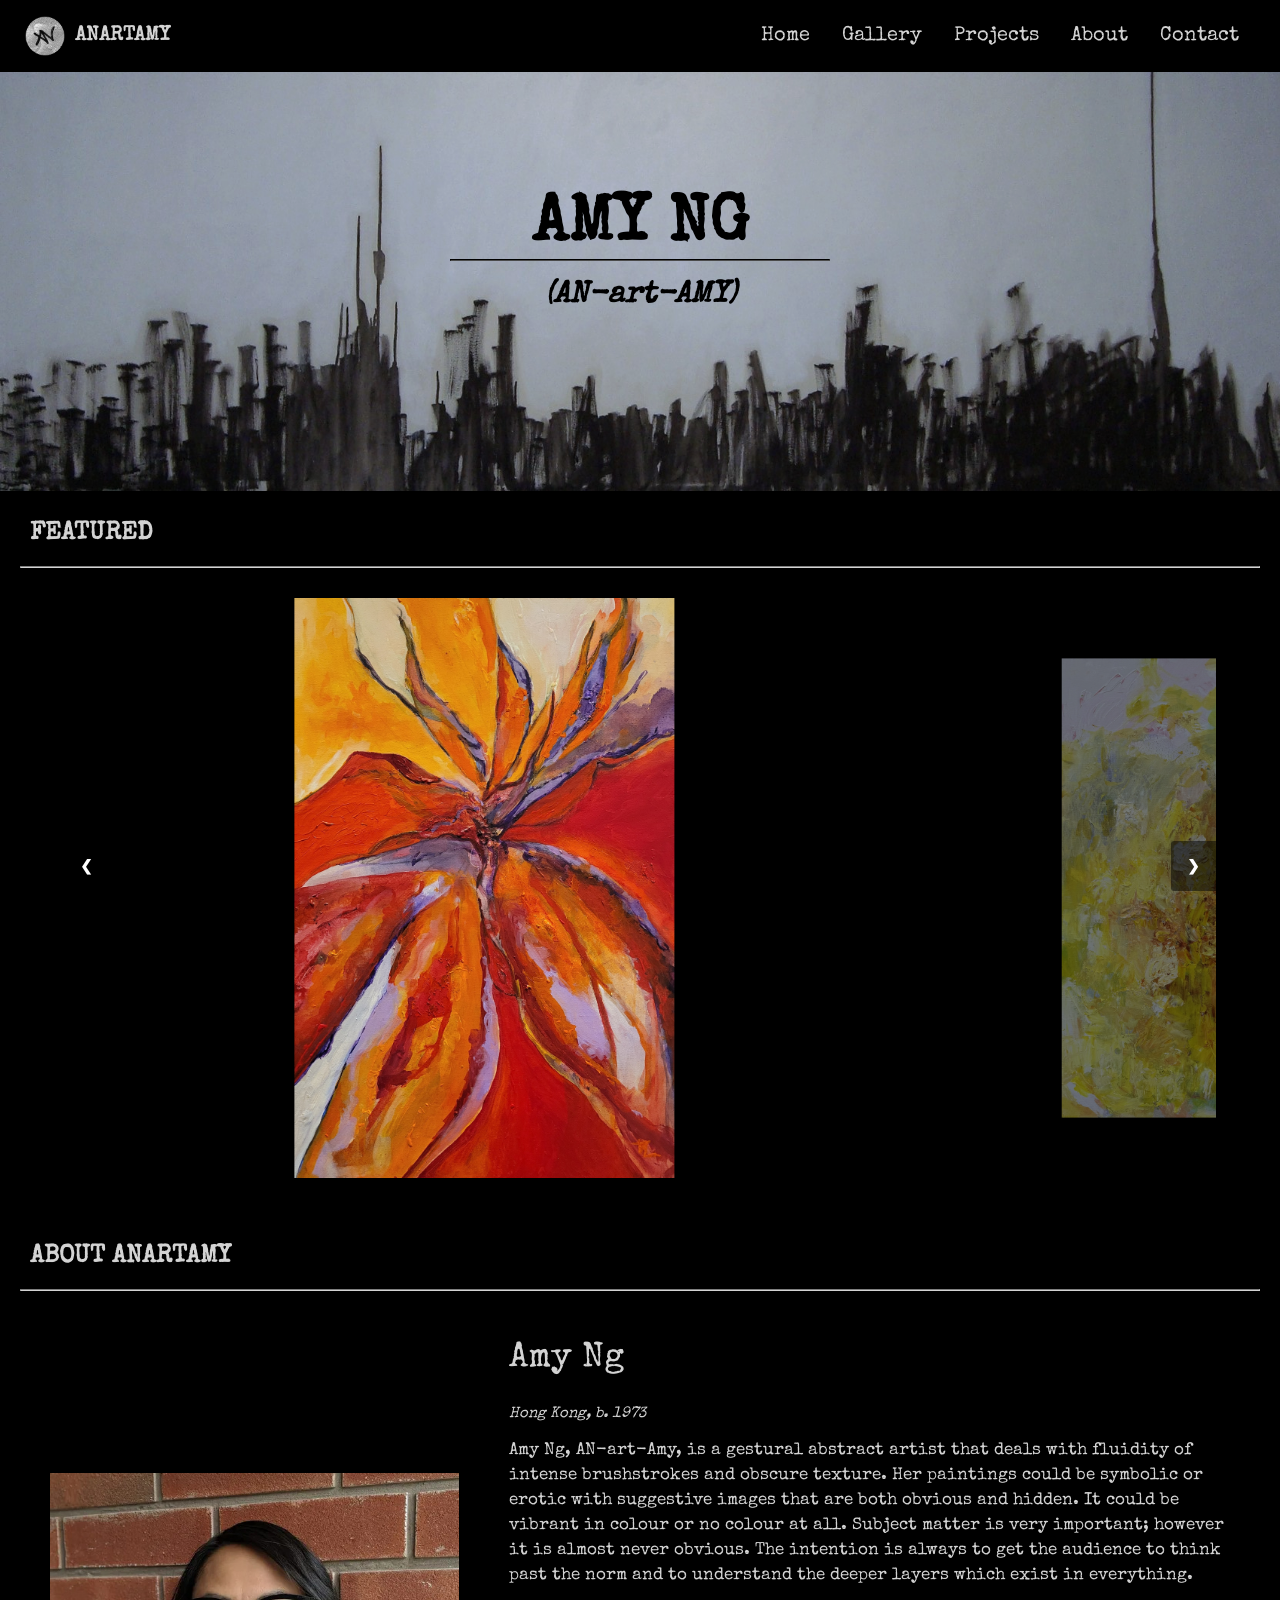
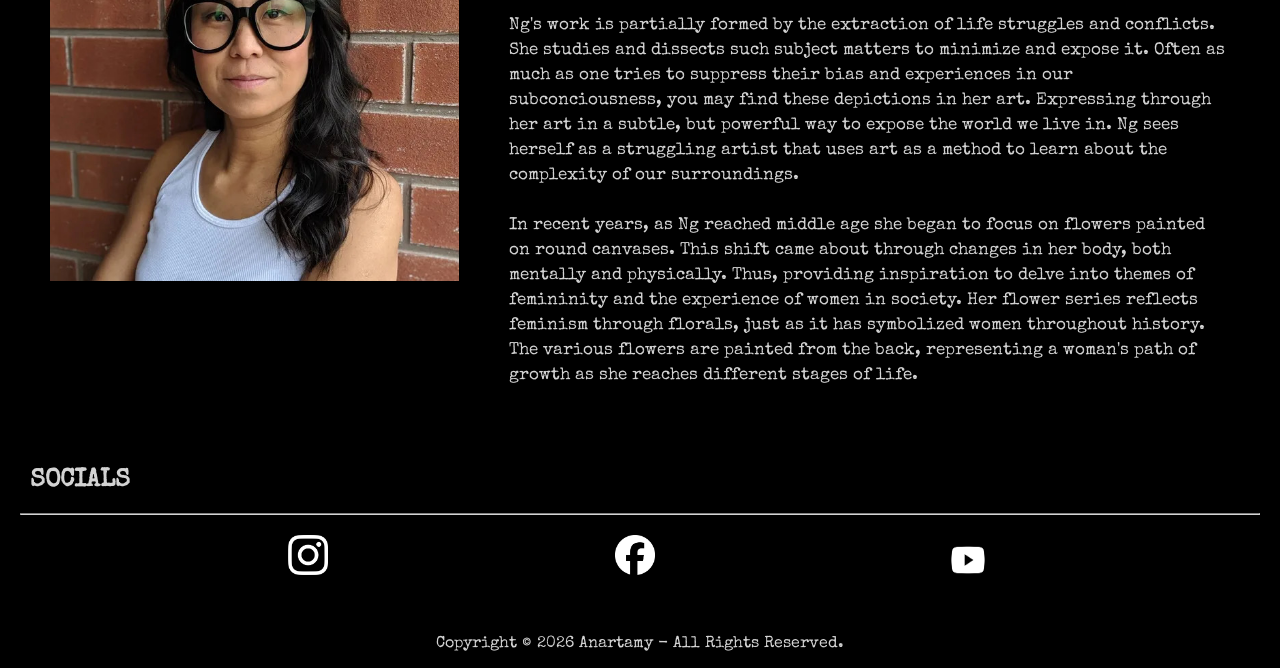
<file: index.html>
<!DOCTYPE html>
<html lang="en">
	<head>
		<meta name="viewport" content="width=device-width, initial-scale=0.6" style="font-size: 30px">
		<link rel="stylesheet" href=" indexstylesheet.css">
		<title> ANARTAMY </title>
	</head>
	<style>
		.container {
			display: flex;
			align-items: center;
			justify-content: center;
		}
		img {
			max-width: 100%;
			max-height: 100%;
		}
		body{
			section2 {background-image: url("images/yyz.jpg");
			background-size: cover;
			background-repeat: no-repeat;
			height: 500px;
			opacity: 0.9;
			background-color: black;}
		}
		.text{
			padding-left: 100px;
		}
	</style>
		<body>
			<section>
				<nav>
					<div class="logo">
						<img src="images/ANlogo.png" alt="logo">
						<h1> ANARTAMY </h1>
					</div>
				<div class="hamburger">
					<div class="bar"></div>
					<div class="bar"></div>
					<div class="bar"></div>
				</div>
				<ul class="nav-links">
					<li><a href="index.html">Home</a></li>
					<li><a href="gallery.html">Gallery</a></li>
					<li><a href="projects.html">Projects</a></li>
					<li><a href="about.html">About</a></li>
					<li><a href="contact.html">Contact</a></li>
				</ul>
				</nav>
				<script>
					const hamburger = document.querySelector('.hamburger');
					const navLinks = document.querySelector('.nav-links');
					let menuOpen = false;

					hamburger.addEventListener('click', () => {
						if (menuOpen == false) {
							navLinks.style.display = "block";
							menuOpen = true;
						}
						else if (menuOpen == true) {
							navLinks.style.display = "none";
							menuOpen = false;
						}
					});
				</script>
			</section>
		<section2>
			<h2> AMY NG </h2>
			<hr>
			<h3> (AN-art-AMY) </h3>
		</section2>
		<h4> FEATURED </h4>
		<hr>
		<section3>
		<div class="carousel-container">
			<div class="carousel">
				<div class="slide">
					<img src="pastwork/Fire Bird.jpg" style="width:55%">
  						<div class="text1">
  							Fire Bird of Paradise
  							<br>
  							<br>
  							<div class="text2">
  							24" x 36"
  							<br> 
  							Acrylic on Canvas </div> </div>
  				</div>
				<div class="slide">
					<img src="images/Yellow Mellow.jpg" style="width:55%">
  						<div class="text1">
  							Yellow Mellow
  							<br>
  							<br>
  						<div class="text2">
  							24" x 36"
  							<br>
  							Acrylic on Canvas </div>
  						</div>
  					</div>
    			<div class="slide">
					<img src="images/figurewind.jpg" style="width:60%">
  						<div class="text1">
  							Figure in the Wind
  							<br>
  							<br>
  							<div class="text2">
  							36" x 48"
  							<br>
  							Acrylic on Canvas </div>
  						</div>
    			</div>
  			  	<div class="slide">
  			  		<img src="images/reachingup.jpg" style="width:60%">
  			  			<div class="text1">
  			  				Reaching Up
  			  				<br>
  			  				<br>
  			  				<div class="text2">
  			  				36" x 48"
  			  				<br>
  			  				Acrylic on Canvas </div>
  			  			</div>
  			  	</div>
  			  	<div class="slide">
					<img src="images/looking up.jpeg" style="width:60%">
  						<div class="text1">
  							This One's for Mom
  							<br>
  							<br>
  							<div class="text2">
  							24" x 30"
  							<br> 
  							Acrylic on Canvas </div> </div>
  				</div>
  				<div class="slide">
					<img src="images/impact life.jpg" style="width:55%">
  						<div class="text1">
  							The Impact of One's Life
  							<br>
  							<br>
  							<div class="text2">
  							24" x 36"
  							<br> 
  							Acrylic on Canvas </div> </div>
  				</div>
  				<div class="slide">
					<img src="images/alsomark.jpg" style="width:60%">
  						<div class="text1">
  							This Shall Also Make a Mark
  							<br>
  							<br>
  							<div class="text2">
  							18" x 24"
  							<br> 
  							Acrylic on Canvas </div> </div>
  				</div>
  				<div class="slide">
					<img src="images/slice.jpg" style="width:55%">
  						<div class="text1">
  							Slice of Life
  							<br>
  							<br>
  							<div class="text2">
  							24" x 36"
  							<br> 
  							Acrylic on Canvas </div> </div>
  				</div>
 			 </div>
 				<button class="prev" onclick="changeSlide(-1)">&#10094;</button>
  				<button class="next" onclick="changeSlide(1)">&#10095;</button>
			</div>
		<br>
		<script>
		let currentSlide = 0;
const slides = document.querySelectorAll('.slide');
const carousel = document.querySelector('.carousel');
function updateCarousel() {
  // Center the active slide
  const offset = -currentSlide * 60 + 20; // 60% width + adjustment
  carousel.style.transform = `translateX(${offset}%)`;  
  slides.forEach((slide, index) => {
    slide.classList.toggle('active', index === currentSlide);
  });
}
function changeSlide(direction) {
  currentSlide += direction;  
  if (currentSlide < 0) {
    currentSlide = slides.length - 1;
  } else if (currentSlide >= slides.length) {
    currentSlide = 0;
  }  
  updateCarousel();
}
// Initialize
updateCarousel();
			</script>
		</section3>
		<h5> ABOUT ANARTAMY </h5>
		<hr>
		<div class="container">
			<div class="image">
				<img src="images/rs=w_600,h_600,cg_true.jpg" width="2500"; style="padding-top: 10px; padding-left: 50px; padding-right: 30px"/>
			</div>
			<div class="text" style="margin-right: 50px; margin-bottom: 50px;">
				<h6> Amy Ng </h6>
				<p1> Hong Kong, b. 1973 </p1>
				<br>
				<br>
				<p2> 
					Amy Ng, AN-art-Amy, is a gestural abstract artist that deals with fluidity of intense brushstrokes and obscure texture. Her paintings could be symbolic or erotic with suggestive images that are both obvious and hidden. It could be vibrant in colour or no colour at all. Subject matter is very important; however it is almost never obvious. The intention is always to get the audience to think past the norm and to understand the deeper layers which exist in everything.
				<br>
				<br>
					Ng's work is partially formed by the extraction of life struggles and conflicts. She studies and dissects such subject matters to minimize and expose it. Often as much as one tries to suppress their bias and experiences in our subconciousness, you may find these depictions in her art. Expressing through her art in a subtle, but powerful way to expose the world we live in. Ng sees herself as a struggling artist that uses art as a method to learn about the complexity of our surroundings. 
				<br>
				<br>
					In recent years, as Ng reached middle age she began to focus on flowers painted on round canvases. This shift came about through changes in her body, both mentally and physically. Thus, providing inspiration to delve into themes of femininity and the experience of women in society.  Her flower series reflects feminism through florals,  just as it has symbolized women throughout history. The various flowers are painted from the back, representing a woman's path of growth as she reaches different stages of life. </p2>
				<br>
			</div>
		</div>
		<h7> SOCIALS </h7>
		<hr>
		<div class="button-container2">
		<a href="https://www.instagram.com/anartamy/" class="button">
			<img src="images/Instagram_Glyph_White.png" style="width: 40px; height: 40px; margin-bottom: 30px1"> </a>
		<a href="https://www.facebook.com/anartamyng#" class="button">
            <img src="images/Facebook_Logo_Secondary.png" style="width: 40px; height: 40px; margin-bottom: 30px"> </a>
		<a href="https://www.youtube.com/@anartamy3950" class="button">
			<img src="images/yt_icon_white_digital.png" style="width: 50px; height: 50px; margin-bottom: 30px;"> </a>
		</div>
		<footer class="footer"> 
			<p> Copyright © 2026 Anartamy - All Rights Reserved. </p> 
		</footer>
	</body>
</html>
</file>
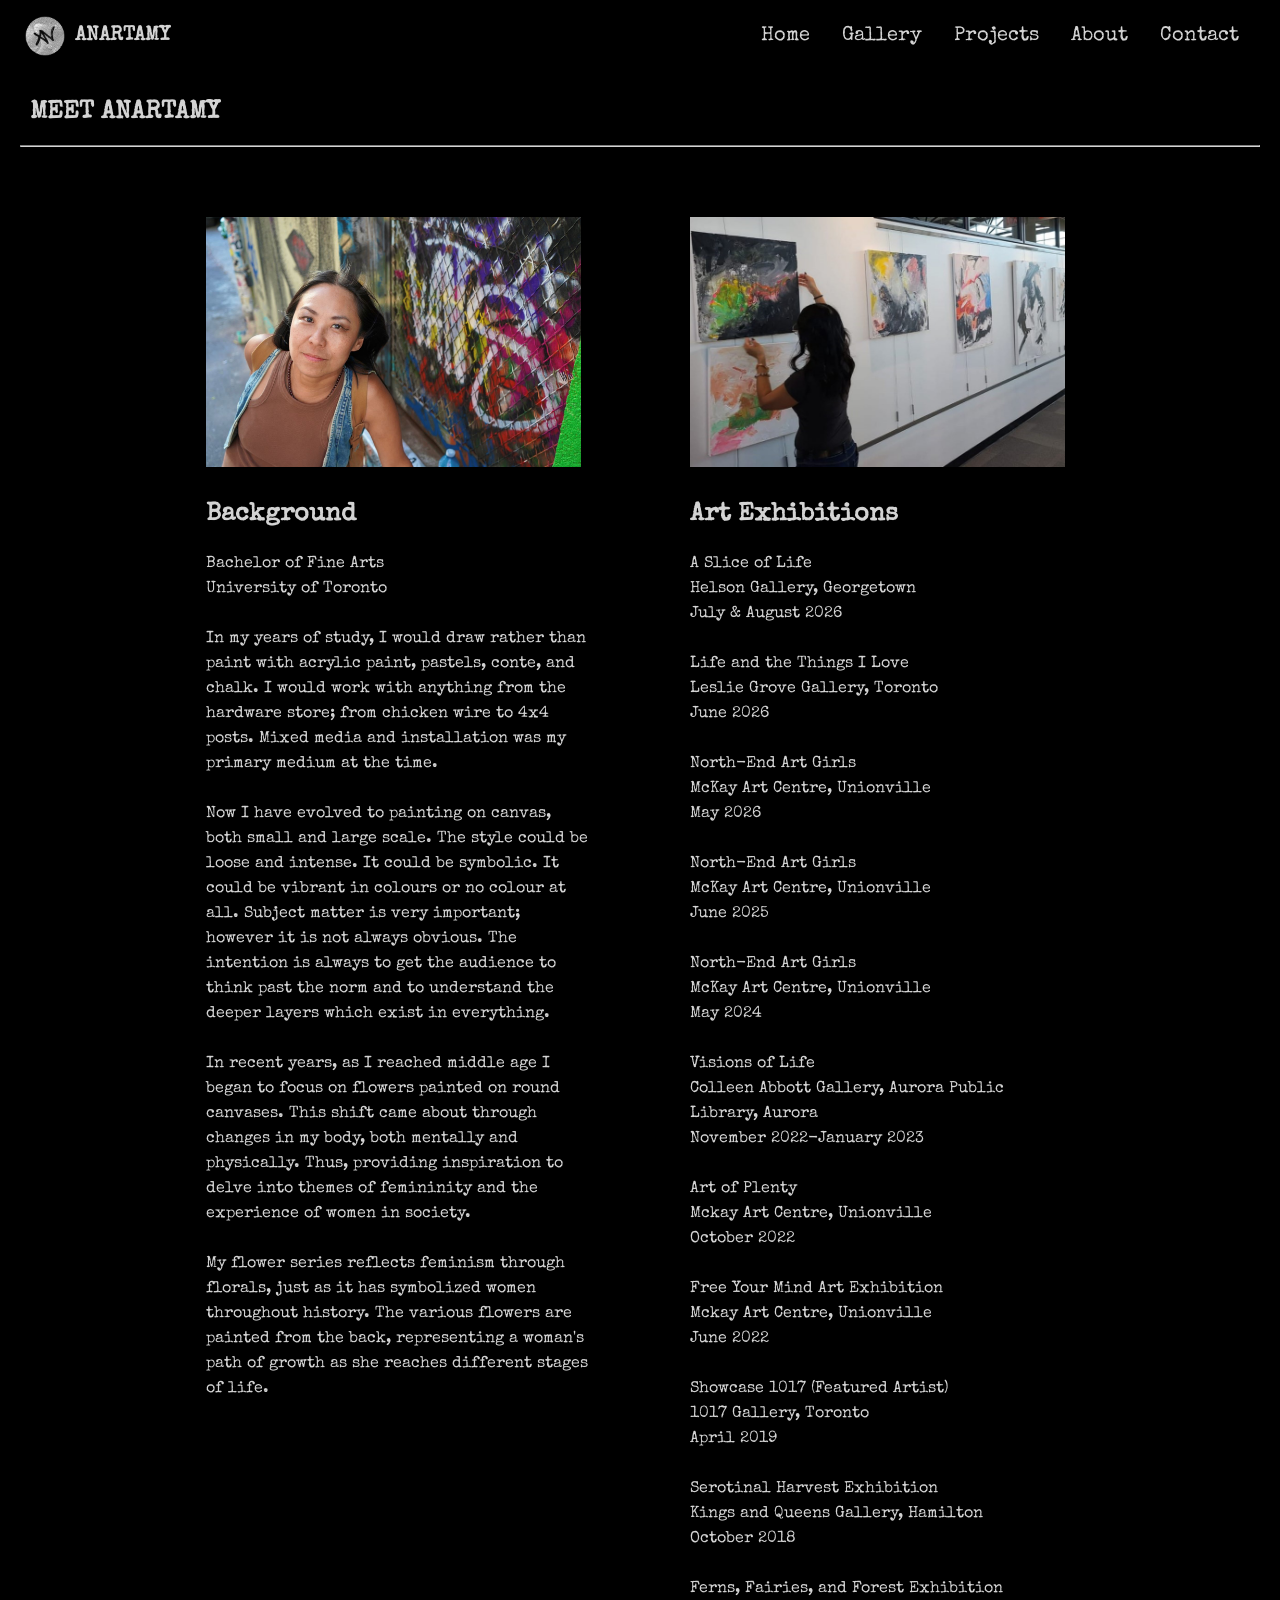
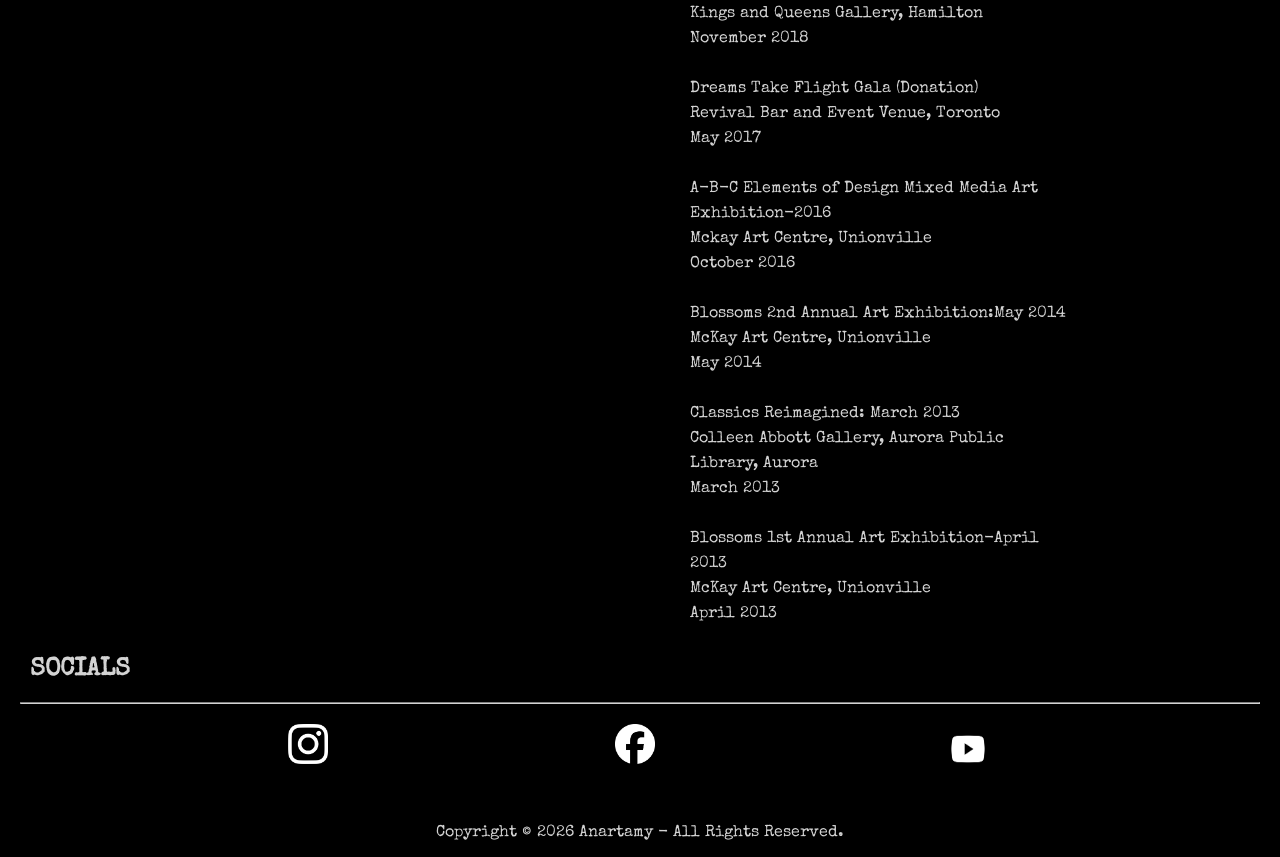
<file: about.html>
<!DOCTYPE html>
<html lang="en">
	<head>
		<meta name="viewport" content="width=device-width, initial-scale=0.6">
		<link rel="stylesheet" href=" aboutstylesheet.css">
		<title> ABOUT </title>
	</head>
	<style>
		.container {
			display: flex;
			align-items: center;
			justify-content: center;
		}
		img {
			max-width: 100%;
			max-height: 100%;
		}
		.text{
			padding-left: 100px;
		}
	</style>
	<body>
		<section>
			<nav>
					<div class="logo">
						<img src="images/ANlogo.png" alt="logo">
						<h1> ANARTAMY </h1>
					</div>
				<div class="hamburger">
					<div class="bar"></div>
					<div class="bar"></div>
					<div class="bar"></div>
				</div>
				<ul class="nav-links">
					<li><a href="index.html">Home</a></li>
					<li><a href="gallery.html">Gallery</a></li>
					<li><a href="projects.html">Projects</a></li>
					<li><a href="about.html">About</a></li>
					<li><a href="contact.html">Contact</a></li>
				</ul>
				</nav>
				<script>
					const hamburger = document.querySelector('.hamburger');
					const navLinks = document.querySelector('.nav-links');
					let menuOpen = false;

					hamburger.addEventListener('click', () => {
						if (menuOpen == false) {
							navLinks.style.display = "block";
							menuOpen = true;
						}
						else if (menuOpen == true) {
							navLinks.style.display = "none";
							menuOpen = false;
						}
					});
				</script>
		</section>
		<h2> MEET ANARTAMY </h2>
		<hr>
		<div class="figure-container">
			<figure>
				<img src="images/biophoto.jpg" loading="lazy">
				<figcaption> 
					<p> Background </p>
				Bachelor of Fine Arts
				<br>
				University of Toronto 
				<br>
				<br>
				In my years of study, I would draw rather than paint with acrylic paint, pastels, conte, and chalk. I would work with anything from the hardware store; from chicken wire to 4x4 posts. Mixed media and installation was my primary medium at the time.  
				<br>
				<br>
				Now I have evolved to painting on canvas, both small and large scale.  The style could be loose and intense. It could be symbolic.  It could be vibrant in colours or no colour at all. Subject matter is very important; however it is not always obvious. The intention is always to get the audience to think past the norm and to understand the deeper layers which exist in everything. 
				<br>
				<br>
				In recent years, as I reached middle age I began to focus on flowers painted on round canvases. This shift came about through changes in my body, both mentally and physically. Thus, providing inspiration to delve into themes of femininity and the experience of women in society.  
				<br>
				<br>
				My flower series reflects feminism through florals, just as it has symbolized women throughout history. The various flowers are painted from the back, representing a woman's path of growth as she reaches different stages of life. 
				</figcaption>
			</figure>
			<figure>
				<img src="images/visionsoflife2.jpg" loading="lazy">
				<figcaption>
					<p> Art Exhibitions </p>
				A Slice of Life
				<br>
				Helson Gallery, Georgetown
				<br>
				July & August 2026
				<br>
				<br>
				Life and the Things I Love
				<br>
				Leslie Grove Gallery, Toronto
				<br>
				June 2026
				<br>
				<br>
				North-End Art Girls
				<br>
				McKay Art Centre, Unionville
				<br>
				May 2026
				<br>
				<br>
				North-End Art Girls
				<br>
				McKay Art Centre, Unionville
				<br>
				June 2025
				<br>
				<br>
				North-End Art Girls
				<br>
				McKay Art Centre, Unionville
				<br>
				May 2024
				<br>
				<br>
				Visions of Life 
				<br>
				Colleen Abbott Gallery, Aurora Public Library, Aurora
				<br>
				November 2022-January 2023
				<br>
				<br>
				Art of Plenty 
				<br>
				Mckay Art Centre, Unionville
				<br>
				October 2022
				<br>
				<br>
				Free Your Mind Art Exhibition
				<br>
				Mckay Art Centre, Unionville
				<br>
				June 2022
				<br>
				<br>
				Showcase 1017 (Featured Artist)
				<br>
				1017 Gallery, Toronto
				<br>
				April 2019
				<br>
				<br>
				Serotinal Harvest Exhibition
				<br>
				Kings and Queens Gallery, Hamilton
				<br>
				October 2018
				<br>
				<br>
				Ferns, Fairies, and Forest Exhibition
				<br>
				Kings and Queens Gallery, Hamilton
				<br>
				November 2018
				<br>
				<br>
				Dreams Take Flight Gala (Donation)
				<br>
				Revival Bar and Event Venue, Toronto
				<br>
				May 2017
				<br>
				<br>
				A-B-C Elements of Design Mixed Media Art Exhibition-2016
				<br>
				Mckay Art Centre, Unionville
				<br>
				October 2016
				<br>
				<br>
				Blossoms 2nd Annual Art Exhibition:May 2014
				<br>
				McKay Art Centre, Unionville
				<br>
				May 2014
				<br>
				<br>
				Classics Reimagined: March 2013
				<br>
				Colleen Abbott Gallery, Aurora Public Library, Aurora
				<br>
				March 2013
				<br>
				<br>
				Blossoms 1st Annual Art Exhibition-April 2013
				<br>
				McKay Art Centre, Unionville
				<br>
				April 2013 
			</figcaption>
		</figure>
		</div>
		<h4> SOCIALS </h4>
		<hr>
		<div class="button-container2">
		<a href="https://www.instagram.com/anartamy/" class="button">
			<img src="images/Instagram_Glyph_White.png" style="width: 40px; height: 40px; margin-bottom: 30px1"> </a>
		<a href="https://www.facebook.com/anartamyng#" class="button">
            <img src="images/Facebook_Logo_Secondary.png" style="width: 40px; height: 40px; margin-bottom: 30px"> </a>
		<a href="https://www.youtube.com/@anartamy3950" class="button">
			<img src="images/yt_icon_white_digital.png" style="width: 50px; height: 50px; margin-bottom: 30px;"> </a>
		</div>
		<footer class="footer"> 
			<p> Copyright © 2026 Anartamy - All Rights Reserved. </p> 
		</footer>
	</body>
</html>
</file>
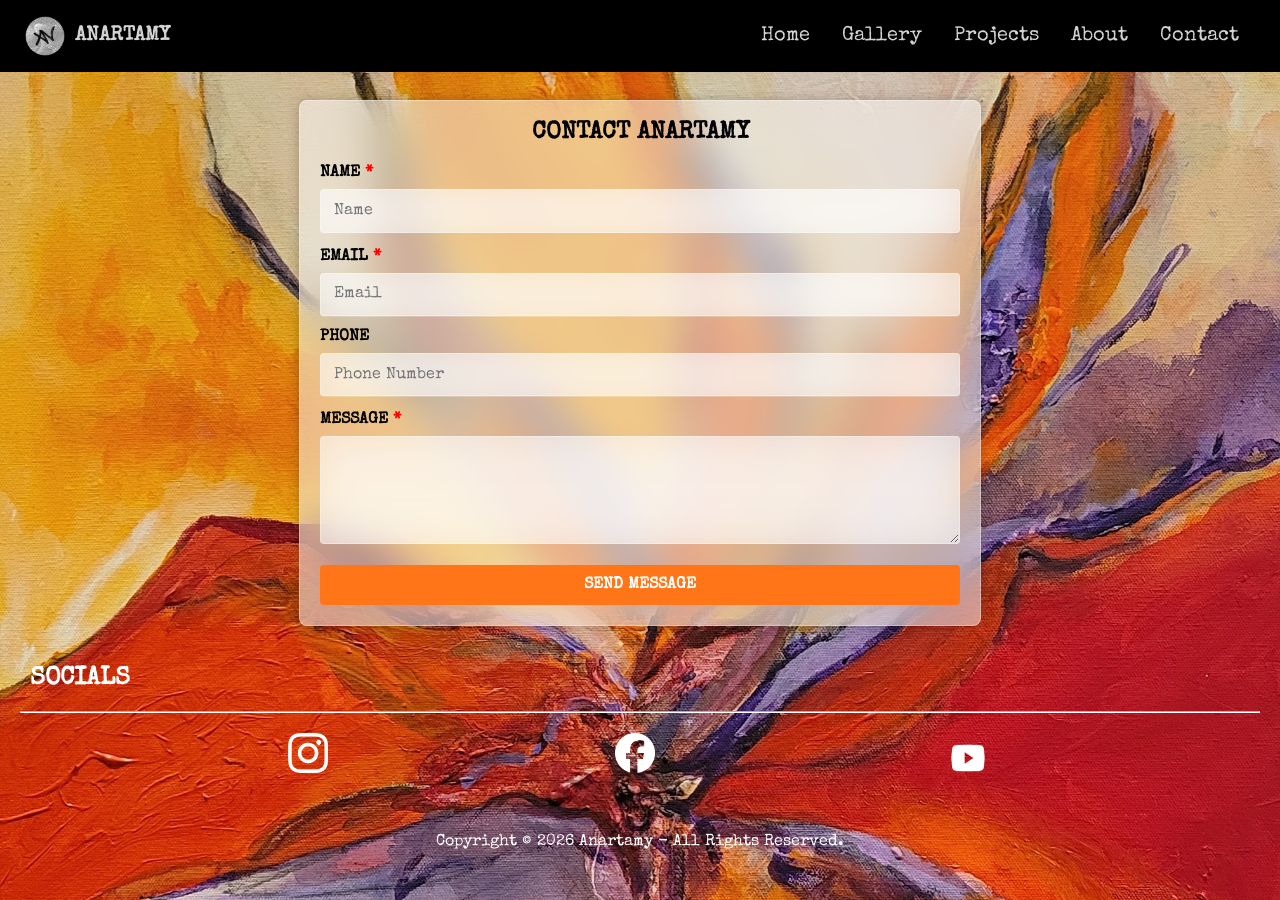
<file: contact.html>
<!DOCTYPE html>
<html lang="en">
	<head>
		<meta name="viewport" content="width=device-width, initial-scale=0.6">
		<link rel="stylesheet" href="contactstylesheet.css">
		<title> CONTACT </title>
	</head>
	<style>
		.container {
			display: flex;
			align-items: center;
			justify-content: center;
		}
		img {
			max-width: 100%;
			max-height: 100%;
		}
		.text{
			padding-left: 100px;
		}
	</style>
	<body>
		<section>
			<nav>
					<div class="logo">
						<img src="images/ANlogo.png" alt="logo">
						<h1> ANARTAMY </h1>
					</div>
				<div class="hamburger">
					<div class="bar"></div>
					<div class="bar"></div>
					<div class="bar"></div>
				</div>
				<ul class="nav-links">
					<li><a href="index.html">Home</a></li>
					<li><a href="gallery.html">Gallery</a></li>
					<li><a href="projects.html">Projects</a></li>
					<li><a href="about.html">About</a></li>
					<li><a href="contact.html">Contact</a></li>
				</ul>
				</nav>
				<script>
					const hamburger = document.querySelector('.hamburger');
					const navLinks = document.querySelector('.nav-links');
					let menuOpen = false;

					hamburger.addEventListener('click', () => {
						if (menuOpen == false) {
							navLinks.style.display = "block";
							menuOpen = true;
						}
						else if (menuOpen == true) {
							navLinks.style.display = "none";
							menuOpen = false;
						}
					});
				</script>
		</section>
		<section2>
			<div class="contact-form-container">
				<h2> CONTACT ANARTAMY </h2>
				<form id="contactForm">
					<div class="form-group">
						<label for="name"> NAME <span style="color: red;">*</span></label>
						<input type="text" id="name" name="name" placeholder="Name" required>
						<span class="error-message" id="nameError"> </span>
					</div>
					<div id="form-group">
						<label for="email"> EMAIL <span style="color: red;">*</span></label>
						<input type="email" id="email" name="email" placeholder="Email" required>
						<span class="error-message" id="nameError"> </span>
					</div>
					<div class="form-group">
						<label for="phone"> PHONE </label>
						<input type="tel" id="phone" name="phone" placeholder="Phone Number" optional>
						<span class="error-message" id="nameError"> </span>
					</div>
					<div class="form-group">
						<label for="message"> MESSAGE <span style="color: red;">*</span></label>
						<textarea id="message" name="message" placeholder="Message" rows="5" required> </textarea>
						<span class="error-message" id="nameError"> </span>
					</div>
					<button type="submit" class="submit-button"> SEND MESSAGE </button>
				</form>
			</div>
			<script>
				document.getElementById('contactForm').addEventListener('submit', function (event) {
    event.preventDefault();
    // Clear previous errors
    const errorElements = document.querySelectorAll('.error-message');
    errorElements.forEach(el => el.style.display = 'none');
    // Get form values
    const name = document.getElementById('name').value.trim();
    const email = document.getElementById('email').value.trim();
    const phone = document.getElementById('phone').value.trim();
    const message = document.getElementById('message').value.trim();
    // Validation flags
    let isValid = true;
    // Name validation
    if (name === '') {
        document.getElementById('nameError').textContent = 'Name is required';
        document.getElementById('nameError').style.display = 'block';
        isValid = false;
    }
    // Email validation
    const emailPattern = /^[^\s@]+@[^\s@]+\.[^\s@]+$/;
    if (email === '' || !emailPattern.test(email)) {
        document.getElementById('emailError').textContent = 'Valid email is required';
        document.getElementById('emailError').style.display = 'block';
        isValid = false;
    }
    // Phone validation
    const phonePattern = /^[0-9]{10}$/;
    if (phone === '' || !phonePattern.test(phone)) {
        document.getElementById('phoneError').textContent = 'Valid phone number is required';
        document.getElementById('phoneError').style.display = 'block';
        isValid = false;
    }
    // Message validation
    if (message === '') {
        document.getElementById('messageError').textContent = 'Message is required';
        document.getElementById('messageError').style.display = 'block';
        isValid = false;
    }
    if (isValid) {
        alert('Form submitted successfully!');
    }
});
	</script>
	</section2>
	<h4> SOCIALS </h4>
		<hr>
		<div class="button-container2">
		<a href="https://www.instagram.com/anartamy/" class="button">
			<img src="images/Instagram_Glyph_White.png" style="width: 40px; height: 40px; margin-bottom: 30px"> </a>
		<a href="https://www.facebook.com/anartamyng#" class="button">
            <img src="images/Facebook_Logo_Secondary.png" style="width: 40px; height: 40px; margin-bottom: 30px"> </a>
		<a href="https://www.youtube.com/@anartamy3950" class="button">
			<img src="images/yt_icon_white_digital.png" style="width: 50px; height: 50px; margin-bottom: 30px;"> </a>
		</div>
		<footer class="footer"> 
			<p> Copyright © 2026 Anartamy - All Rights Reserved. </p> 
		</footer>
	</body>
</html>
</file>
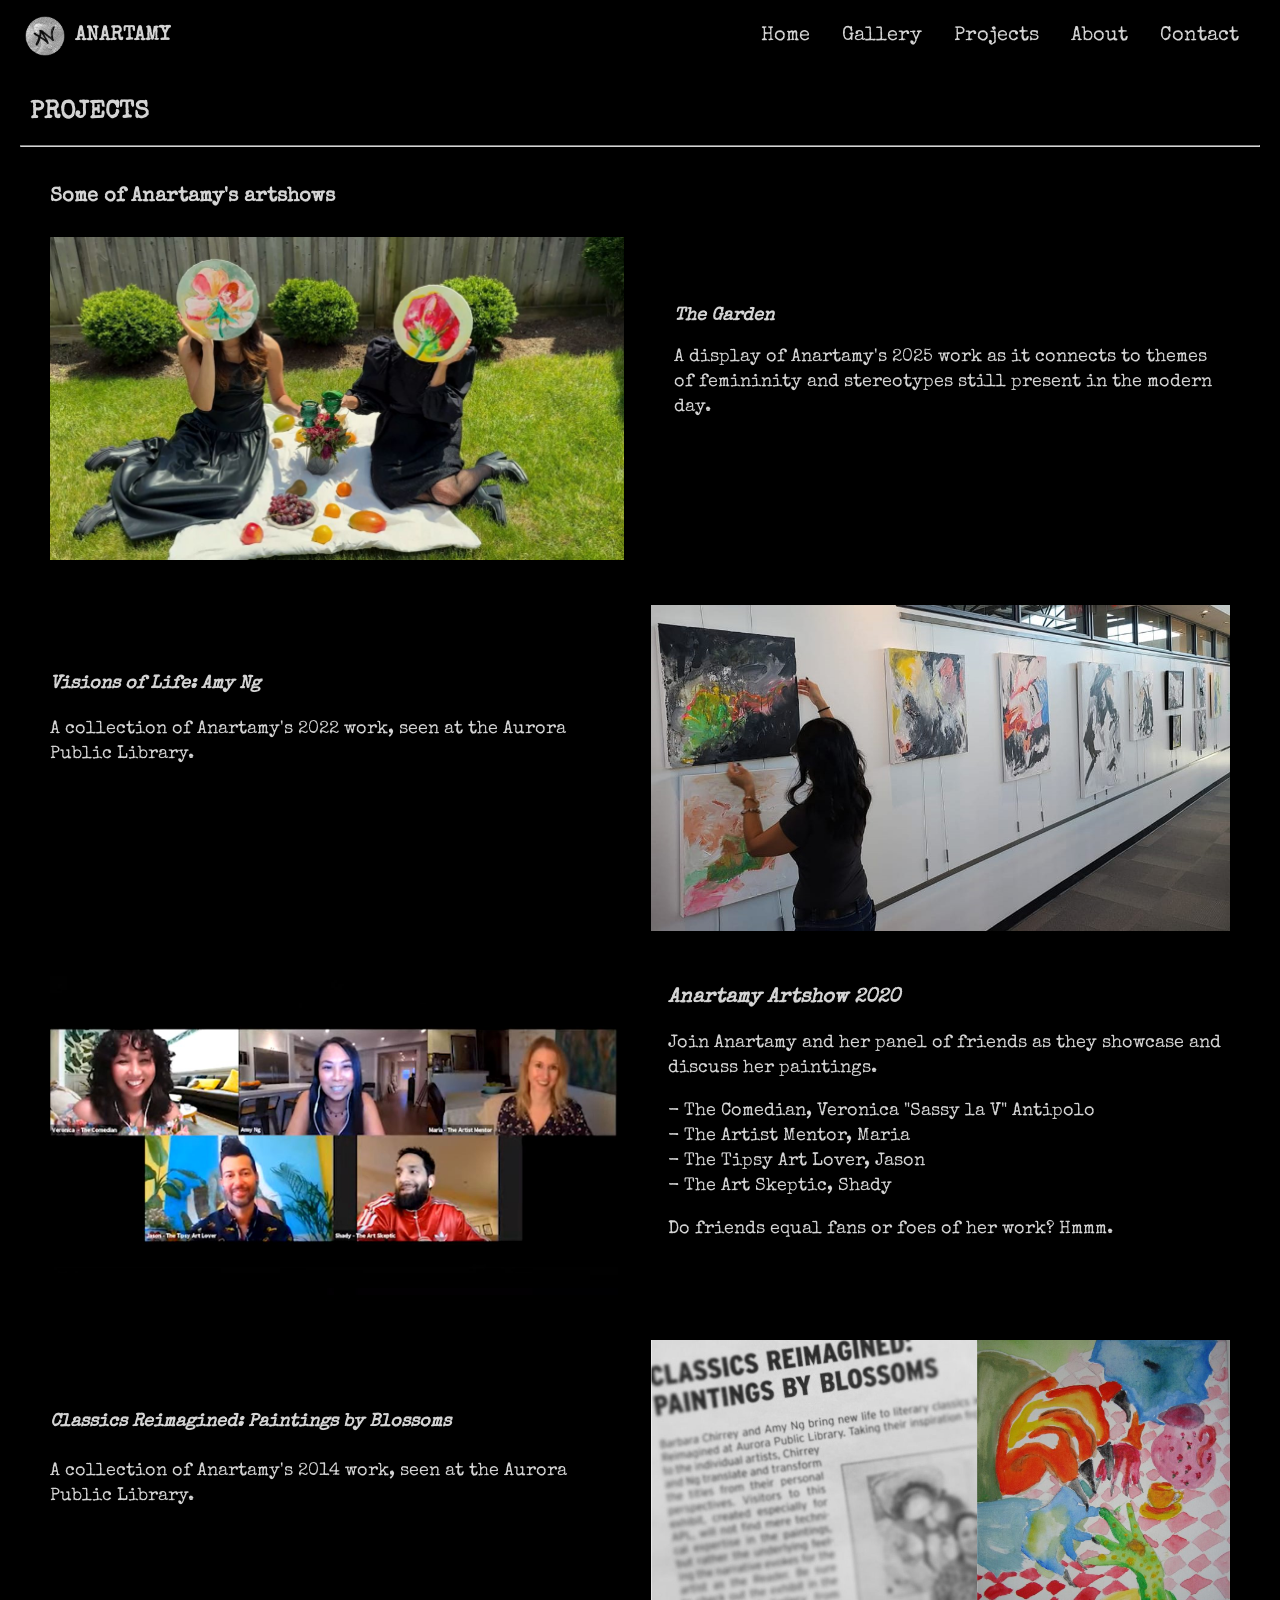
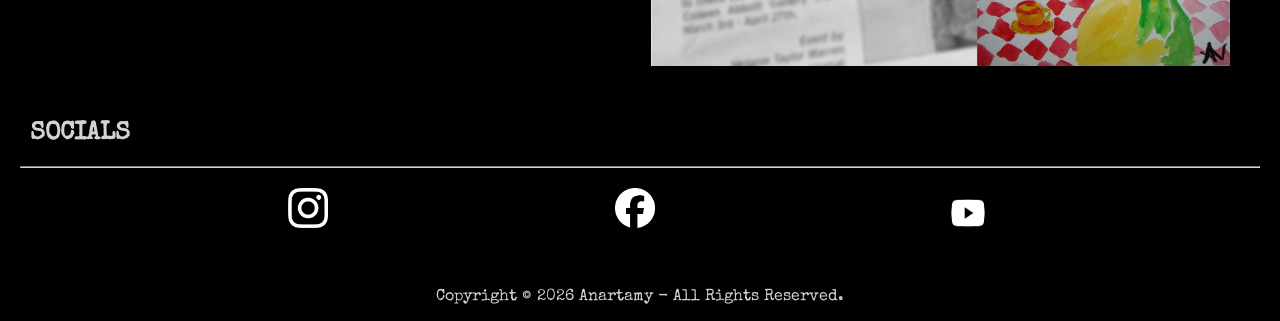
<file: projects.html>
<!DOCTYPE html>
<html lang="en">
	<head>
		<meta name="viewport" content="width=device-width, initial-scale=0.6">
		<link rel="stylesheet" href="projectstylesheet.css">
		<title> PROJECTS </title>
	</head>
	<style>
		.container {
			display: flex;
			align-items: center;
			justify-content: center;
		}
		img {
			max-width: 100%;
			max-height: 100%;
		}
		.text{
			padding-left: 100px;
		}
	</style>
	<body>
		<section>
			<nav>
					<div class="logo">
						<img src="images/ANlogo.png" alt="logo">
						<h1> ANARTAMY </h1>
					</div>
				<div class="hamburger">
					<div class="bar"></div>
					<div class="bar"></div>
					<div class="bar"></div>
				</div>
				<ul class="nav-links">
					<li><a href="index.html">Home</a></li>
					<li><a href="gallery.html">Gallery</a></li>
					<li><a href="projects.html">Projects</a></li>
					<li><a href="about.html">About</a></li>
					<li><a href="contact.html">Contact</a></li>
				</ul>
				</nav>
				<script>
					const hamburger = document.querySelector('.hamburger');
					const navLinks = document.querySelector('.nav-links');
					let menuOpen = false;

					hamburger.addEventListener('click', () => {
						if (menuOpen == false) {
							navLinks.style.display = "block";
							menuOpen = true;
						}
						else if (menuOpen == true) {
							navLinks.style.display = "none";
							menuOpen = false;
						}
					});
				</script>
		</section>
		<section2>
		<h2> PROJECTS </h2>
		<hr>
		</section2>
		<section3>
		<h3> Some of Anartamy's artshows </h3>	
		</section3>
		<section4>
			<div class="button-container">
			<a href="https://youtu.be/AV5NgAZ5nYc?si=QkWnhZA2rv8HfHld" class="button">
				<img width="100%" height="auto" src="images/gardencover.jpg"/> </a>
			</div>
			<div class="text-block">
				<h4>The Garden</h4>
				<p>A display of Anartamy's 2025 work as it connects to themes of femininity and stereotypes still present in the modern day.</p>
			</div>
		</section4>
		<section5>
			<div class="button-container">
			<a href="https://youtu.be/ZDuRnFBxPlg?si=_mTb4HTJVOX6naqf" class="button">
				<img width="700px" height="auto" src="images/visionsoflife.jpg"/> </a>
			</div>
			<div class="text-block">
				<h4>Visions of Life: Amy Ng</h4>
				<p>A collection of Anartamy's 2022 work, seen at the Aurora Public Library.</p>
		</div>
		</section5>
		<section6>
			<div class="button-container">
			<a href="https://youtu.be/aS47cz_xre0?si=IOQbq-gek7Kvjqes" class="button">
				<img width="775px" height="auto" src="images/artshow 2020 clip.jpg"/> </a>
			</div>
			<div class="text-block">
				<h4>Anartamy Artshow 2020</h4>
				<p2>Join Anartamy and her panel of friends as they showcase and discuss her paintings.</p2>
				<p>- The Comedian, Veronica "Sassy la V" Antipolo
					<br>
				- The Artist Mentor, Maria
					<br>
				- The Tipsy Art Lover, Jason
					<br>
				- The Art Skeptic, Shady </p>
				<p2> Do friends equal fans or foes of her work? Hmmm.</p2>
			</div>
		</section6>
		<section7>
			<div class="button-container">
			<a href="https://youtu.be/pwj22yYl2d0?si=tvNUX0iPxpESOnBg" class="button">
			<img width="700px" height="auto" loading="lazy" src="images/classics reimagined.png"/> </a>
		</div>
			<div class="text-block">
				<h4>Classics Reimagined: Paintings by Blossoms</h4>
				<p>A collection of Anartamy's 2014 work, seen at the Aurora Public Library.</p>
			</div>
		</section7>
		<h7> SOCIALS </h7>
		<hr>
		<div class="button-container2">
		<a href="https://www.instagram.com/anartamy/" class="button">
			<img src="images/Instagram_Glyph_White.png" style="width: 40px; height: 40px; margin-bottom: 30px1"> </a>
		<a href="https://www.facebook.com/anartamyng#" class="button">
            <img src="images/Facebook_Logo_Secondary.png" style="width: 40px; height: 40px; margin-bottom: 30px"> </a>
		<a href="https://www.youtube.com/@anartamy3950" class="button">
			<img src="images/yt_icon_white_digital.png" style="width: 50px; height: 50px; margin-bottom: 30px;"> </a>
		</div>
		<footer class="footer"> 
			<p> Copyright © 2026 Anartamy - All Rights Reserved. </p> 
		</footer>
	</body>
</html>
</file>
<file: indexstylesheet.css>
@import url('https://fonts.googleapis.com/css?family=Special Elite');
body{
	background-color: black;
	color: lightgray;
	margin: 0;
	max-width: 100vw;
	max-height: 100vh;
	display: flex;
	flex-direction: column;
	font-family: 'special elite', serif;
		@media (max-width: 768px) {
				font-size: 18px;
    }
}
section{
	z-index: 1000;
	nav{
		width: 100%;
		position: fixed;
		display: flex;
		justify-content: space-between;
		align-items: center;
		background-color: black
	}
	.logo {
		margin-left: 25px;
		display: flex;
		align-items: center;
	}
	.logo img{
		width: 40px;
	}
	.logo h1{
		margin-left: 10px;
		color: lightgray;
		text-decoration: none;
		font-weight: bold;
		font-size: 20px;
	}
	.nav-links{
		margin-right: 25px;
		display: flex;
		align-items: center;
		list-style: none;
	}
	.nav-links a {
		display: block;
		text-decoration: none;
		font-size: 20px;
		color: lightgray;
		padding: 10px 16px;
		transition: all ease-in-out 100ms;
	}
	.nav-links a:hover {
		text-decoration: underline;
		colour: lightgray;
	}
	.hamburger{
		display: none;
		cursor: pointer;
		margin-right: 25px;
		width: 34px;
	}
	.hamburger .bar {
		flex-basis: 100%;
		height: 4px;
		background-color: lightgray;
		margin: 3px;
	}
	/* responsive design */
	@media (max-width: 768px) {
	nav{
		flex-wrap: wrap;
	}
	.hamburger{
		display: flex;
		flex-wrap: wrap;
		margin-right: 25px;
	}
	.logo{
		height: 80px;
	}
	.nav-links{
		display: none;
		flex-basis: 100%;
		flex-wrap: wrap;
	}
	.nav-links li {
		flex-basis: 100%;
	}
	.nav-links a {
		text-align: center;
		font-size: 28px;
	}
	.nav-links a:hover{
		background-color: #FF7518;
	}		
}
}
h4{
	font-size: 25px;
	margin-left: 30px;
	margin-bottom: 20px;
	margin-top: 30px;
}
hr{
	margin-bottom: 20px;
}
section2{
	h2{
	font-size: 65px;
	font-weight: bold;
	color: black;
	text-align: center;
	padding-top: 140px;
	margin-bottom: 0px;
}
	hr{ margin-left: 450px;
		margin-right: 450px;
		border-color: black;
	}
	h3{
	font-size: 30px;
	font-weight: bold;
	color: black;
	text-align: center;
	font-style: italic;
	padding-bottom: 150px;
	margin-top: 15px;
}
}
section3 {
	body {margin:0}
.carousel {display: none}
img {vertical-align: middle}
.carousel-container {
  position: relative;
  width: 90%;
  margin: auto;
  overflow: hidden; /* Hides slides outside the container */
}
.carousel {
  display: flex;
  transition: transform 0.5s ease-in-out;
}
.slide {
  min-width: 60%; /* Each slide takes up 60% of container */
  height: 600px;
  background-color: black;
  display: flex;
  justify-content: center;
  align-items: center;
  font-size: 2em;
  opacity: 0.5; /* Fade out side slides */
  transform: scale(0.8); /* Shrink side slides */
  transition: all 0.5s ease;
}
.slide.active {
  opacity: 1;
  transform: scale(1); /* Scale up current slide */
  background-color: black;
  color: black;
}
/* Nav Buttons */
.prev, .next {
  position: absolute;
  top: 50%;
  transform: translateY(-50%);
  background-color: rgba(0,0,0,0.5);
  color: lightgray;
  border: none;
  padding: 16px;
  cursor: pointer;
}
.prev { left: 0; }
.next { right: 0; }
.slideshow-container {
  max-width: 700px;
  position: relative;
  margin: auto;
}
.prev, .next {
  cursor: pointer;
  position: absolute;
  top: 50%;
  width: auto;
  padding: 16px;
  margin-top: -22px;
  color: white;
  font-weight: bold;
  font-size: 15px;
  transition: 0.6s ease;
  border-radius: 0 3px 3px 0;
  user-select: none;
}
.next {
  right: 0;
  border-radius: 3px 0 0 3px;
}
.prev: hover, .next: hover {
  background-color: rgba(0,0,0,0.8);
}
.text1 {
  color: lightgrey;
  font-weight: bold;
  font-style: italic;
  padding-left: 20px;
  font-size: 20px;
  position: left;
  left: 20px;
  bottom: -50px;
  width: 100%;
  text-align: justify-content;
}
.text2 {
	color: lightgrey;
  font-weight: normal;
  font-style: normal;
  font-size: 15px;
  position: left;
  left: 20px;
  bottom: -50px;
  width: 100%;
  text-align: justify-content;
}
@media only screen and (max-width: 300px) {
  .prev, .next,.text {font-size: 15px}
}
}
h5{
	font-size: 25px;
	font-weight: bold;
	margin-left: 30px;
	margin-top: 40px;
	margin-bottom: 20px;
}
hr{
	border-color: lightgray;
	margin-left: 20px;
	margin-right: 20px;
	margin-bottom: 0px;
	margin-top: 0px;
}
h6{
font-size: 35px;
font-weight: 400;
margin-bottom: 30px;
margin-top: 30px;
}
p1{
font-size: 15px;
font-style: italic;
}
p2{
font-size: 17px;
line-height: 25px;
}
.button-container2{
	display: flex;
	justify-content: space-evenly;
}
h7{
	font-size: 25px;
	margin-left: 30px;
	margin-bottom: 20px;
	margin-top: 30px;
	font-weight: bold;
}
hr{
	margin-bottom: 20px;
}
footer{
	margin-top: auto;
	text-align: center;
	color: lightgray;
}
</file>
<file: aboutstylesheet.css>
@import url('https://fonts.googleapis.com/css?family=Special Elite');
body{
	background-color: black;
	color: lightgray;
	margin: 0;
	max-width: 100vw;
	max-height: 100vh;
	display: flex;
	flex-direction: column;
	font-family: 'special elite', serif;
}
section{
	z-index: 1000;
	nav{
		width: 100%;
		position: fixed;
		display: flex;
		justify-content: space-between;
		align-items: center;
		background-color: black
	}
	.logo {
		display: flex;
		margin-left: 25px;
		align-items: center;
	}
	.logo img{
		width: 40px;
	}
	.logo h1{
		margin-left: 10px;
		color: lightgray;
		text-decoration: none;
		font-weight: bold;
		font-size: 20px;
	}
	.nav-links{
		display: flex;
		margin-right: 25px;
		align-items: center;
		list-style: none;
	}
	.nav-links a {
		display: block;
		text-decoration: none;
		font-size: 20px;
		color: lightgray;
		padding: 10px 16px;
		transition: all ease-in-out 100ms;
	}
	.nav-links a:hover {
		text-decoration: underline;
		colour: lightgray;
	}
	.hamburger{
		display: none;
		cursor: pointer;
		width: 34px;
		margin-right: 25px;
	}
	.hamburger .bar {
		flex-basis: 100%;
		height: 4px;
		background-color: lightgray;
		margin: 3px;
	}
	/* responsive design */
	@media (max-width: 768px) {
	nav{
		flex-wrap: wrap;
	}
	.hamburger{
		display: flex;
		flex-wrap: wrap;
		margin-right: 25px;
	}
	.logo{
		height: 80px;
	}
	.nav-links{
		display: none;
		flex-basis: 100%;
		flex-wrap: wrap;
	}
	.nav-links li {
		flex-basis: 100%;
	}
	.nav-links a {
		text-align: center;
		font-size: 28px;
	}
	.nav-links a:hover{
		background-color: #FF7518;
	}		
}
}	
h2{
	font-size: 25px;
	margin-left: 30px;
	margin-bottom: 20px;
	margin-top: 100px;
	font-weight: bold;
}
hr{
	border-color: lightgray;
	margin-left: 20px;
	margin-right: 20px;
	margin-bottom: 0px;
	margin-top: 0px;
}
.figure-container{
	display: flex; 
  	justify-content: center; 
  	gap: 100px;
  	margin-top: 50px;
figure {
  flex: 1;
  max-width: 30%;
  margin: 0; 
}
figcaption{
	width: 100%;
	margin-top: 30px;
	text-align: left;
	line-height: 25px;
	p{
		font-size: 25px;
		font-weight: bold;
	}
}
img {
  width: 375px; 
  height: auto;
}
}
.button-container2{
	display: flex;
	justify-content: space-evenly;
}
h4{
	font-size: 25px;
	margin-left: 30px;
	margin-bottom: 20px;
	margin-top: 30px;
}
hr{
	margin-bottom: 20px;
}
footer{
	margin-top: auto;
	text-align: center;
	color: lightgray;
}
</file>
<file: contactstylesheet.css>
@import url('https://fonts.googleapis.com/css?family=Special Elite');
body{
    background-image: url("pastwork/Fire Bird.jpg");
    background-size: 100%;
    background-position: top;
    background-repeat: repeat-y;
    margin: 0;
    max-width: 100vw;
    max-height: 100vh;
    color: white;
    display: flex;
    flex-direction: column;
    font-family: 'special elite', serif;
}
section{
	z-index: 1000;
    nav{
		width: 100%;
		position: fixed;
		display: flex;
		justify-content: space-between;
		align-items: center;
		background-color: black
	}
	.logo {
		display: flex;
		margin-left: 25px;
		align-items: center;
	}
	.logo img{
		width: 40px;
	}
	.logo h1{
		margin-left: 10px;
		color: lightgray;
		text-decoration: none;
		font-weight: bold;
		font-size: 20px;
	}
	.nav-links{
		display: flex;
		margin-right: 25px;
		align-items: center;
		list-style: none;
	}
	.nav-links a {
		display: block;
		text-decoration: none;
		font-size: 20px;
		color: lightgray;
		padding: 10px 16px;
		transition: all ease-in-out 100ms;
	}
	.nav-links a:hover {
		text-decoration: underline;
		colour: lightgray;
	}
	.hamburger{
		display: none;
		cursor: pointer;
		width: 34px;
		margin-right: 25px;
	}
	.hamburger .bar {
		flex-basis: 100%;
		height: 4px;
		background-color: lightgray;
		margin: 3px;
	}
	/* responsive design */
	@media (max-width: 768px) {
	nav{
		flex-wrap: wrap;
	}
	.hamburger{
		display: flex;
		flex-wrap: wrap;
		margin-right: 25px;
	}
	.logo{
		height: 80px;
	}
	.nav-links{
		display: none;
		flex-basis: 100%;
		flex-wrap: wrap;
	}
	.nav-links li {
		flex-basis: 100%;
	}
	.nav-links a {
		text-align: center;
		font-size: 28px;
	}
	.nav-links a:hover{
		background-color: #FF7518;
	}		
}
}
.contact-form-container {
    margin: auto;
    background-color: rgba(255, 255, 255, 0.5);
    backdrop-filter: blur(20px);
    padding: 20px;
    border-radius: 8px;
    box-shadow: 0 1px 12px rgba(0, 0, 0, 0.25);
    border: 1px solid rgba(255, 255, 255, 0.3);
    width: 50%;
    margin-top: 100px;
}
h2 {
    margin-top: 0;
    color: black;
    text-align: center;
}
.form-group {
    margin-bottom: 1rem;
}
label {
    display: block;
    margin-bottom: 0.5rem;
    margin-top: 0.8rem;
    font-weight: bold;
    color: black;
}
input, textarea {
    width: 100%;
    padding: 0.8rem;
    border: 1px solid rgba(255, 255, 255, 0.3);
    border-radius: 4px;
    box-sizing: border-box;
    font-size: 1rem;
    color: black;
    font-family: 'special elite', serif;
    background-color: rgba(255, 255, 255, 0.5);
    backdrop-filter: blur(20px);
}
textarea {
    resize: vertical;
}
.error-message {
    color: red;
    font-size: 0.875rem;
    display: none; /* Hidden by default */
}
.submit-button {
    background-color: #FF7518;
    color: white;
    border: none;
    padding: 0.75rem;
    border-radius: 4px;
    font-size: 1rem;
    font-weight: bold;
    cursor: pointer;
    width: 100%;
    transition: background-color 0.3s;
    font-family: 'special elite', serif;
}
.submit-button:hover {
    background-color: #FFA500;
}
.button-container2{
    display: flex;
    justify-content: space-evenly;
}
h4{
    font-size: 25px;
    font-weight: bold;
    margin-left: 30px;
    margin-top: 40px;
    margin-bottom: 20px;
}
hr{
    border-color: white;
    margin-left: 20px;
    margin-right: 20px;
    margin-bottom: 20px;
    margin-top: 0px;
}
footer{
    margin-top: auto;
    text-align: center;
    color: white;
}
</file>
<file: projectstylesheet.css>
@import url('https://fonts.googleapis.com/css?family=Special Elite');
body{
	background-color: black;
	color: lightgray;
	margin: 0;
	max-width: 100vw;
	max-height: 100vh;
	display: flex;
	flex-direction: column;
	font-family: 'special elite', serif;
}
section{
	z-index: 1000; 
	nav{
		width: 100%; 
		position: fixed;
		display: flex;
		justify-content: space-between;
		align-items: center;
		background-color: black
	}
	.logo {
		display: flex;
		margin-left: 25px;
		align-items: center;
	}
	.logo img{
		width: 40px;
	}
	.logo h1{
		margin-left: 10px;
		color: lightgray;
		text-decoration: none;
		font-weight: bold;
		font-size: 20px;
	}
	.nav-links{
		display: flex;
		margin-right: 25px;
		align-items: center;
		list-style: none;
	}
	.nav-links a {
		display: block;
		text-decoration: none;
		font-size: 20px;
		color: lightgray;
		padding: 10px 16px;
		transition: all ease-in-out 100ms;
	}
	.nav-links a:hover {
		text-decoration: underline;
		colour: lightgray;
	}
	.hamburger{
		display: none;
		cursor: pointer;
		width: 34px;
		margin-right: 25px;
	}
	.hamburger .bar {
		flex-basis: 100%;
		height: 4px;
		background-color: lightgray;
		margin: 3px;
	}
	/* responsive design */
	@media (max-width: 768px) {
	nav{
		flex-wrap: wrap;
	}
	.hamburger{
		display: flex;
		flex-wrap: wrap;
		margin-right: 25px;
	}
	.logo{
		height: 80px;
	}
	.nav-links{
		display: none;
		flex-basis: 100%;
		flex-wrap: wrap;
	}
	.nav-links li {
		flex-basis: 100%;
	}
	.nav-links a {
		text-align: center;
		font-size: 28px;
	}
	.nav-links a:hover{
		background-color: #FF7518;
	}		
}
}
h2{
	font-size: 25px;
	font-weight: bold;
	margin-left: 30px;
	margin-top: 100px;
	margin-bottom: 20px;
}
hr{
	border-color: lightgray;
	margin-left: 20px;
	margin-right: 20px;
	margin-bottom: 0px;
	margin-top: 0px;
}
section3 {
h3 {
	font-size: 20px;
	font-weight: bold;
	margin-left: 50px;
	margin-top: 20px;
	margin-bottom: 10px;
}}
section4 {
	display: flex;
	flex-direction: row;
.button-container{
	padding-left: 50px;
	padding-top: 20px;
	padding-right: 50px;
	padding-bottom: 20px;
}
.text-block {
	font-size: 18px;
	font-weight: 300px;
	margin-bottom: 20px;
	margin-right: 50px;
	h4 {
	font-size: 18px;
	font-weight: bold;
	margin-top: 90px;
	margin-bottom: 20px;
	font-style: italic;
	}
	p { line-height:25px;
	}
}
}
section5 {
	display: flex;
	flex-direction: row-reverse;
.button-container {
	padding-left: 50px;
	padding-top: 20px;
	padding-right: 50px;
	padding-bottom: 20px;
}
.text-block {
	font-size: 18px;
	font-weight: 300px;
	margin-left: 50px;
	margin-bottom: 20px;
	h4 {
		font-size: 18px;
		margin-top: 90px; 
		font-weight: bold;
		font-style: italic;
	}
	p {
		line-height: 25px;
	}
}
}
section6 { 
	display: flex;
	flex-direction: row;
.button-container {
	padding-left: 50px;
	padding-top: 20px;
	padding-right: 50px;
	padding-bottom: 20px;
}
.text-block {
	font-size: 18px;
	font-weight: 300px;
	margin-bottom: 20px;
	margin-right: 50px;
}
	h4 {
		line-height: 25px;
		font-size: 20px;
		font-weight: bold;
		margin-top: 30px;
		margin-bottom: 20px;
		font-style: italic;
	}
	p {
		line-height: 25px;
	}
	p2{
		line-height: 25px;
	}
}
section7 {
	display: flex;
	flex-direction: row-reverse;
.button-container {
	padding-left: 50px;
	padding-top: 20px;
	padding-right: 50px;
	padding-bottom: 20px;
}
.text-block {
	font-size: 18px;
	font-weight: 300px;
	margin-left: 50px;
	margin-bottom: 125px;
}
	h4 {
		line-height: 25px;
		font-size: 18px;
		font-weight: bold;
		margin-top: 90px;
		font-style: italic;
	}
	p {
		line-height: 25px;
	}
}
.button-container2{
	display: flex;
	justify-content: space-evenly;
}
h7{
	font-size: 25px;
	font-weight: bold;
	margin-left: 30px;
	margin-bottom: 20px;
	margin-top: 30px;
}
hr{
	margin-bottom: 20px;
}
footer{
	margin-top: auto;
	text-align: center;
	color: lightgray;
}
</file>
